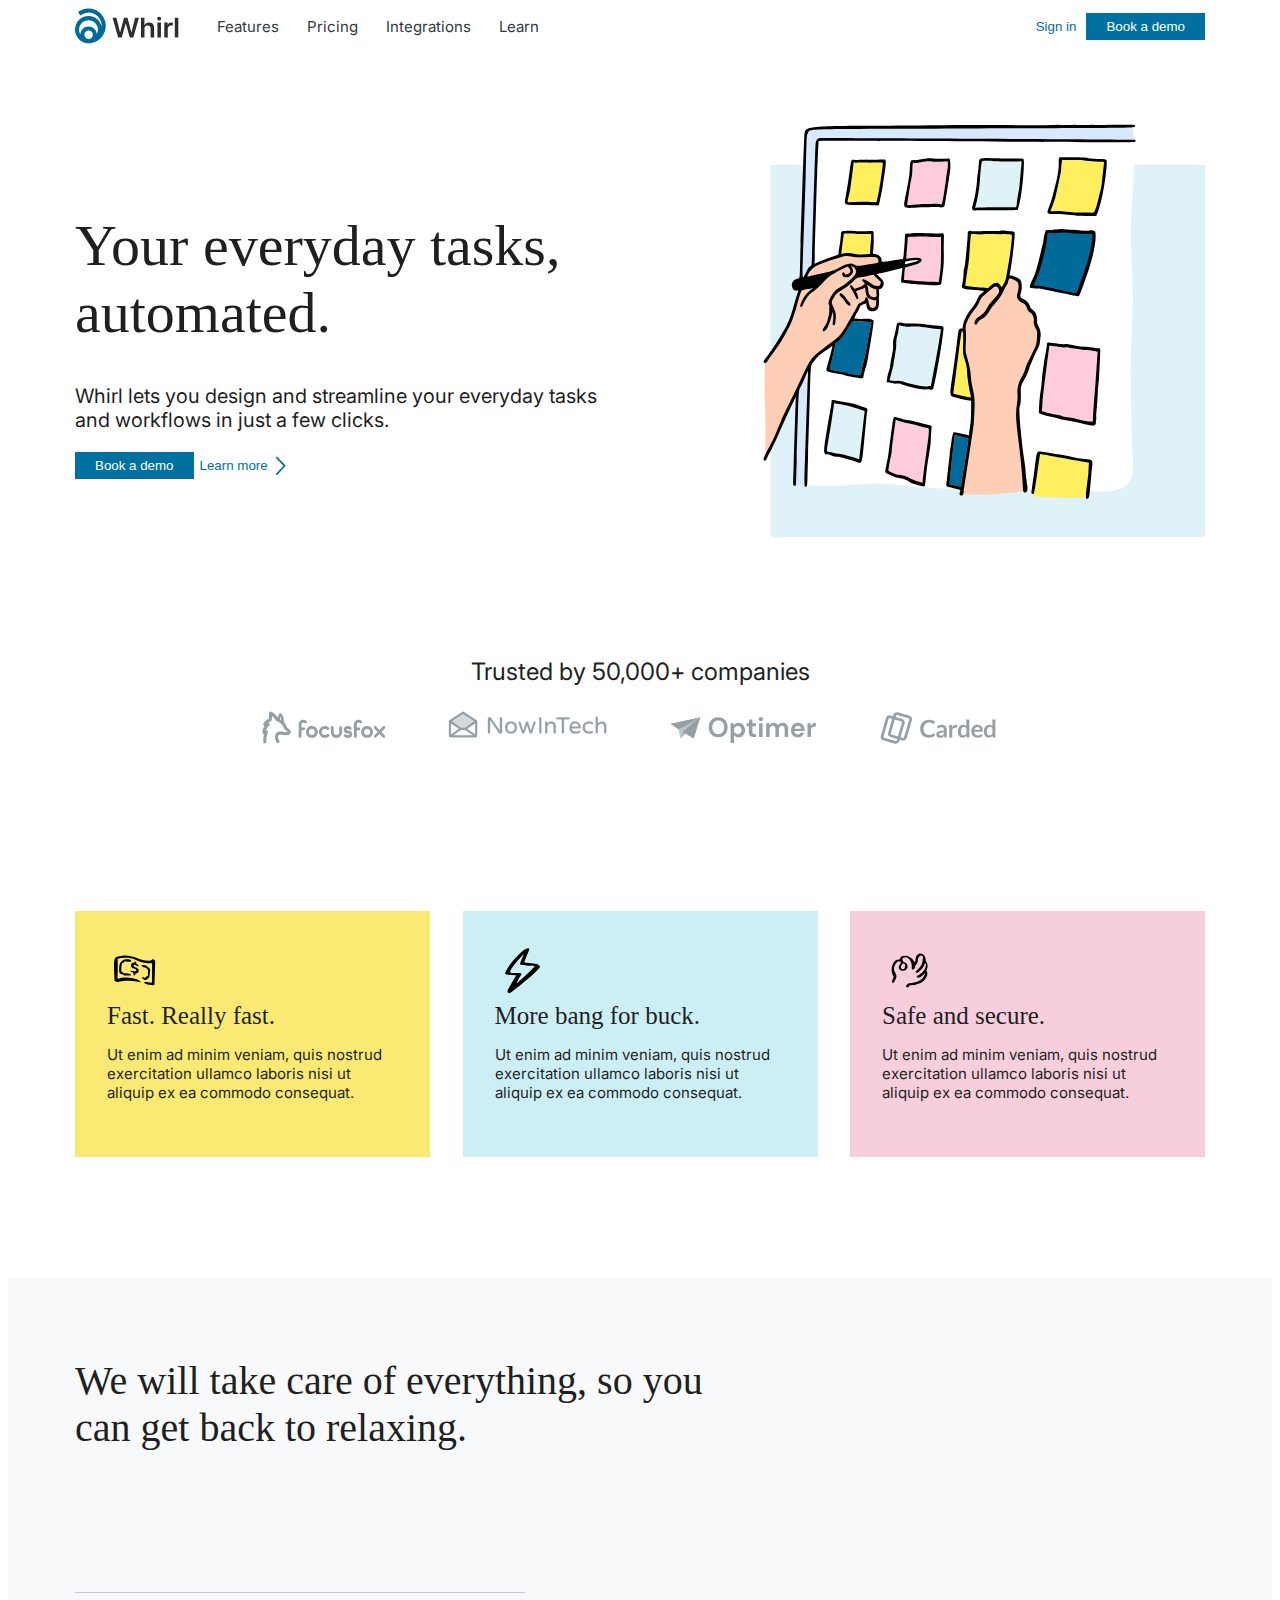
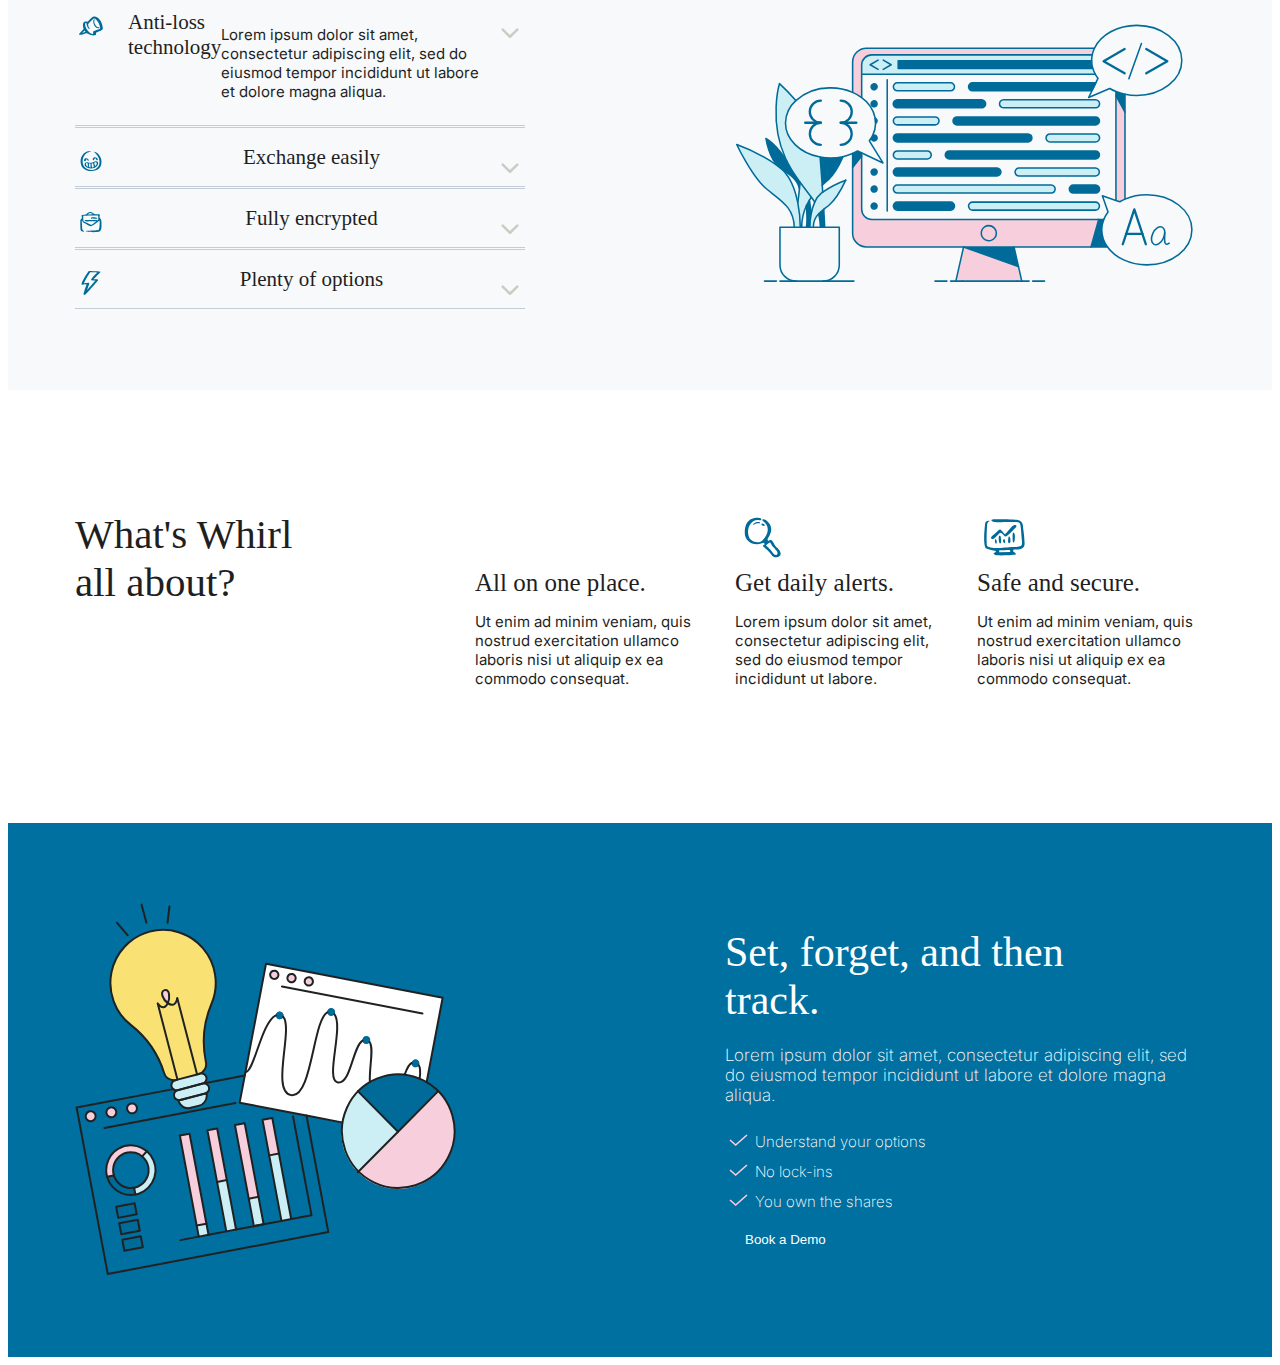
<file: index.html>
<!DOCTYPE html>
<html lang="en">
<head>
    <meta charset="UTF-8">
    <meta name="viewport" content="width=device-width, initial-scale=1.0">
    <title>Document</title>
    <link rel="stylesheet" href="style.css">
    <link rel="preconnect" href="https://fonts.googleapis.com">
    <link rel="preconnect" href="https://fonts.gstatic.com" crossorigin>
    <link href="https://fonts.googleapis.com/css2?family=Inter:ital,opsz,wght@0,14..32,100..900;1,14..32,100..900&display=swap" rel="stylesheet">
</head>
<body>
    <header class="container">
        <div class="left-flex">
            <img class="logo" src="assets/logo.svg" alt="Logo">
            <nav class="nav-flex">
                <a href="#">Features</a>
                <a href="#">Pricing</a>
                <a href="#">Integrations</a>
                <a href="#">Learn</a>    
            </nav>
        </div>
        <div>
            <button class="sing-in">Sign in</button>
            <button class="demo">Book a demo</button>
        </div>
    </header>
    <main>
        <section class="main-info container">
            <div class="main-info-left">
                <h1>
                    Your everyday tasks, automated.
                </h1>
                <p class="main-info-text">
                    Whirl lets you design and 
                    streamline your everyday tasks and 
                    workflows in just a few clicks.
                </p>
                <div class="main-info-buttons">
                    <button class="demo">Book a demo</button>
                    <button class="sing-in">Learn more</button>
                    <img src="assets/arrow.svg">
                </div>
            </div>
            <img src="assets/IMAGE.svg">
        </section>
        <section class="companies container">
            <p class="companies-text">Trusted by 50,000+ companies</p>
            <ul class="companies-list">
                <li><img src="assets/1.svg"></li>
                <li><img src="assets/IMAGE (1).svg"></li>
                <li><img src="assets/IMAGE (2).svg"></li>
                <li><img src="assets/IMAGE (3).svg"></li>
            </ul>
        </section>
        <section class="features container">
            <div class="features-fast">
                <img src="assets/fast.svg">
                <h2 class="features-title">Fast. Really fast.</h2>
                <p>
                    Ut enim ad minim veniam, quis 
                    nostrud exercitation ullamco laboris 
                    nisi ut aliquip ex ea commodo consequat.
                </p>
            </div>
            <div class="features-buck">
                <img src="assets/buck.svg">
                <h2 class="features-title">More bang for buck.</h2>
                <p>
                    Ut enim ad minim veniam, quis 
                    nostrud exercitation ullamco laboris 
                    nisi ut aliquip ex ea commodo consequat.
                </p>
            </div>
            <div class="features-safe">
                <img src="assets/safe.svg">
                <h2 class="features-title">Safe and secure.</h2>
                <p>
                    Ut enim ad minim veniam, quis 
                    nostrud exercitation ullamco laboris 
                    nisi ut aliquip ex ea commodo consequat.
                </p>
            </div>
        </section>
        <section class="care">
            <div class="container">
                <h2 class="care-title">
                    We will take care of everything,
                    so you can get back to relaxing.
                </h2>
                <div class="care-info-flex">
                    <div>
                        <div class="care-block">
                                <div class="care-block-image">
                                    <img src="assets/pin.svg">
                                    <div class="care-block-info">
                                    <h3 class="care-block-title">Anti-loss technology</h3>  
                                </div>
                            
                                <p>
                                    Lorem ipsum dolor sit amet, 
                                    consectetur adipiscing elit, 
                                    sed do eiusmod tempor incididunt 
                                    ut labore et dolore magna aliqua.
                                </p>
                            </div>
                            <button class="care-button"></button>
                        </div>
                        <div class="care-block">
                            <img src="assets/smile.svg">
                            <div class="care-block-info">
                                <h3 class="care-block-title">Exchange easily</h3>
                            </div>
                            <button class="care-button"></button>
                        </div>
                        <div class="care-block">
                            <img src="assets/mail.svg">
                            <div class="care-block-info">
                                <h3 class="care-block-title">Fully encrypted</h3>
                            </div>
                            <button class="care-button"></button>
                        </div>
                        <div class="care-block">
                            <img src="assets/lightning.svg">
                            <div class="care-block-info">
                                <h3 class="care-block-title">Plenty of options</h3>
                            </div>
                            <button class="care-button"></button>
                        </div>
                    </div>
                    <img src="assets/comp.svg">    
                </div>
            </div>
        </section>
        <section class="about container">
                <h2 class="about-title">What's Whirl all about?</h2>
                <div class="about-block">
                    <div class="about-block-title">
                        <img>
                        <h3>All on one place.</h3>
                        <p>Ut enim ad minim veniam, quis nostrud exercitation ullamco laboris nisi ut aliquip ex ea commodo consequat.</p>
                    </div>
                    <div class="about-block-title">
                        <img src="/assets/lupa.svg">
                        <h3>Get daily alerts.</h3>
                        <p>Lorem ipsum dolor sit amet, consectetur adipiscing elit, sed do eiusmod tempor incididunt ut labore.</p>
                    </div>
                    <div class="about-block-title">
                        <img src="/assets/analitiks.svg">
                        <h3>Safe and secure.</h3>
                        <p>Ut enim ad minim veniam, quis nostrud exercitation ullamco laboris nisi ut aliquip ex ea commodo consequat.</p>
                    </div>
                </div>
                    
        </section>
        <section class="track">
            <div class="track-block container">
                <img src="/assets/back.svg">
                <div class="track-block-info">
                    <h2>
                        Set, forget, and then track.
                    </h2>
                    <p>
                        Lorem ipsum dolor sit amet, consectetur adipiscing elit, sed do eiusmod tempor incididunt ut labore et dolore magna aliqua.
                    </p>
                    <ul class="track-block-list">
                        <li>Understand your options</li>
                        <li>No lock-ins</li>
                        <li>You own the shares</li>
                    </ul>
                    <button class="demo">Book a Demo</button>
                </div>
            </div>
            
        </section>
    </main>    
</body>
</html>
</file>
<file: style.css>
body {
    font-family: "Inter", sans-serif;
    font-size: 15px;
    color: #1F1F1F;
}
.container {
    max-width: 1130px;
    margin: 0 auto;
}
header {
    display: flex;
    justify-content: space-between;
    align-items: center;
}
.left-flex {
    display: flex;
    align-items: center;
}
.logo {
    margin-right: 36px;
}
.nav-flex a {
    margin-right: 24px;
}
a {
    text-decoration: none;
    color: #33383F;
}
.sing-in {
    color: #0070A0;
    background: none;
    border: none;
}
.demo {
    color: #FFFFFF;
    background-color: #0070A0;
    padding: 6px 20px;
    border: none;
}
h1 {
    font-family: "Fraunces", serif;
    font-size: 58px;
    font-weight: 400;
    color: #1F1F1F;
}
.main-info-text {
    font-size: 20px;
    color: #1F1F1F;
}
.main-info-buttons {
    display: flex;
    align-items: center;
}
.main-info {
    display: flex;
    justify-content: space-between;
    align-items: center;
    margin: 70px auto 120px auto;
}
.main-info-left {
    width: 525px;
}
.companies-text {
    margin: 0 auto;
    width: fit-content;
    font-size: 24px;
    margin-bottom: 25px;
}
li {
    list-style-type: none;
}
.companies-list {
    display: flex;
    justify-content: center;
}
.companies-list li {
    margin-right: 62px;
}
.features {
    display: flex;
    justify-content: space-between;
    margin-top: 162px;
    margin-bottom: 120px;
}
.features div {
    padding: 32px 32px 40px 32px;
    width: 291px;
}
h2, h3 {
    font-family: "Fraunces", serif;
    font-weight: 400;
    margin: 0;
}
.features-title {
    font-size: 25px;
}
.features-fast {
    background-color: #FAEA73;
}
.features-buck {
    background-color: #CCEFF6;
}
.features-safe {
    background-color: #F7CEDC;
}
.care {
    background-color: #F7F9FA;
}
.care-title {
    font-size: 40px;
    width: 630px;
    margin-bottom: 60px;
    padding-top: 80px;
    font-weight: 500;
}
.care-block-title {
    font-size: 21px;
}
.care-block-info {
    margin-left: 21px;
}
.care-button::after {
    content: url(assets/arrow-down.svg);
}
.care-button {
    height: fit-content;
    border: none;
    background: none;
    margin-top: 15px;
}
.care-block {
    width: 450px;
    border: 1px solid #C2CDD8;
    border-left-style: none;
    border-right-style: none;
    margin-bottom: 1px;
    display: flex;
    justify-content: space-between;
    padding: 17px 0px 9px 0px;
}
.care-info-flex {
    display: flex;
    justify-content: space-between;
    align-items: center;
}
.care-block-image {
    display: flex;
    align-items: start;

}
.about {
    display: flex;
    justify-content: space-between;
    align-items: start;
    margin: 120px auto;
}
.about-title {
    font-size: 41px;
    width: 250px;
}
.about-block {
    display: flex;
    width: 730px;
    align-items: end;

}
.about-block-title:nth-child(2) {
    margin: 0 32px;
}
.about-block-title h3 {
    font-size: 25px;
}
.about-block-item p {
    line-height: 24px;
    letter-spacing: 0.2px;
}
.track {
    background-color: #0070A0;
    padding: 80px 0;
    color:#FFFFFF; 
    font-weight: 200;
}
.track-block {
    display: flex;
    justify-content: space-between;
    align-items: center;
}
.track-block-info h2 {
    font-size: 42px;
    margin-bottom: 21px;
    width: 350px;
}
.track-block-info p {
    font-size: 17px;
    margin-bottom: 17px;
    width: 480px;
}
.track-block-list li:nth-child(2) {
    margin: 11px 0;
}
.track-block-list li {
    list-style-image: url(/assets/strelka.svg);
}
.track-block-list {
    padding-left: 30px;
    margin-top: 27px;
}
</file>
